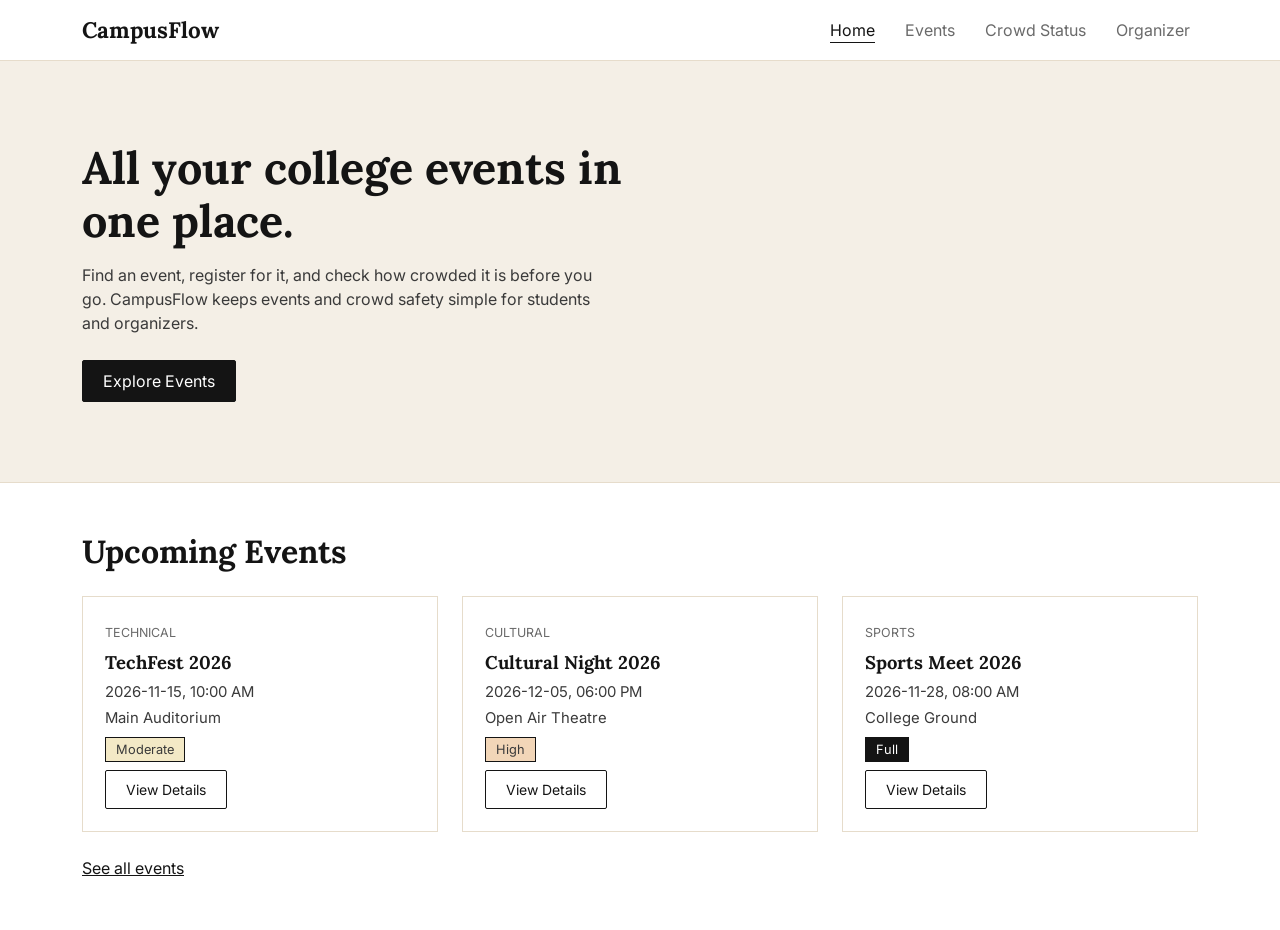
<file: index.html>
<!DOCTYPE html>
<html lang="en">
<head>
  <meta charset="UTF-8">
  <meta name="viewport" content="width=device-width, initial-scale=1">
  <title>CampusFlow - College Event and Crowd Management</title>
  <link href="https://cdn.jsdelivr.net/npm/bootstrap@5.3.3/dist/css/bootstrap.min.css" rel="stylesheet">
  <link href="https://fonts.googleapis.com/css2?family=Inter:wght@400;600&family=Lora:wght@700&display=swap" rel="stylesheet">
  <link href="css/style.css" rel="stylesheet">
</head>
<body>

  <nav class="navbar navbar-expand-lg topbar">
    <div class="container">
      <a class="navbar-brand" href="index.html">CampusFlow</a>
      <button class="navbar-toggler" type="button" data-bs-toggle="collapse" data-bs-target="#menu">
        <span class="navbar-toggler-icon"></span>
      </button>
      <div class="collapse navbar-collapse" id="menu">
        <ul class="navbar-nav ms-auto">
          <li class="nav-item"><a class="nav-link active" href="index.html">Home</a></li>
          <li class="nav-item"><a class="nav-link" href="events.html">Events</a></li>
          <li class="nav-item"><a class="nav-link" href="crowd.html">Crowd Status</a></li>
          <li class="nav-item"><a class="nav-link" href="admin.html">Organizer</a></li>
        </ul>
      </div>
    </div>
  </nav>

  <header class="hero">
    <div class="container">
      <h1>All your college events in one place.</h1>
      <p>Find an event, register for it, and check how crowded it is before you go. CampusFlow keeps events and crowd safety simple for students and organizers.</p>
      <a href="events.html" class="btn btn-dark-cf">Explore Events</a>
    </div>
  </header>

  <main>
    <section class="section">
      <div class="container">
        <h2 class="mb-4">Upcoming Events</h2>
        <div class="row" id="homeEvents"></div>
        <a href="events.html">See all events</a>
      </div>
    </section>


  </main>



  <script src="https://cdn.jsdelivr.net/npm/bootstrap@5.3.3/dist/js/bootstrap.bundle.min.js"></script>
  <script src="js/events.js"></script>
  <script src="js/script.js"></script>
</body>
</html>
</file>
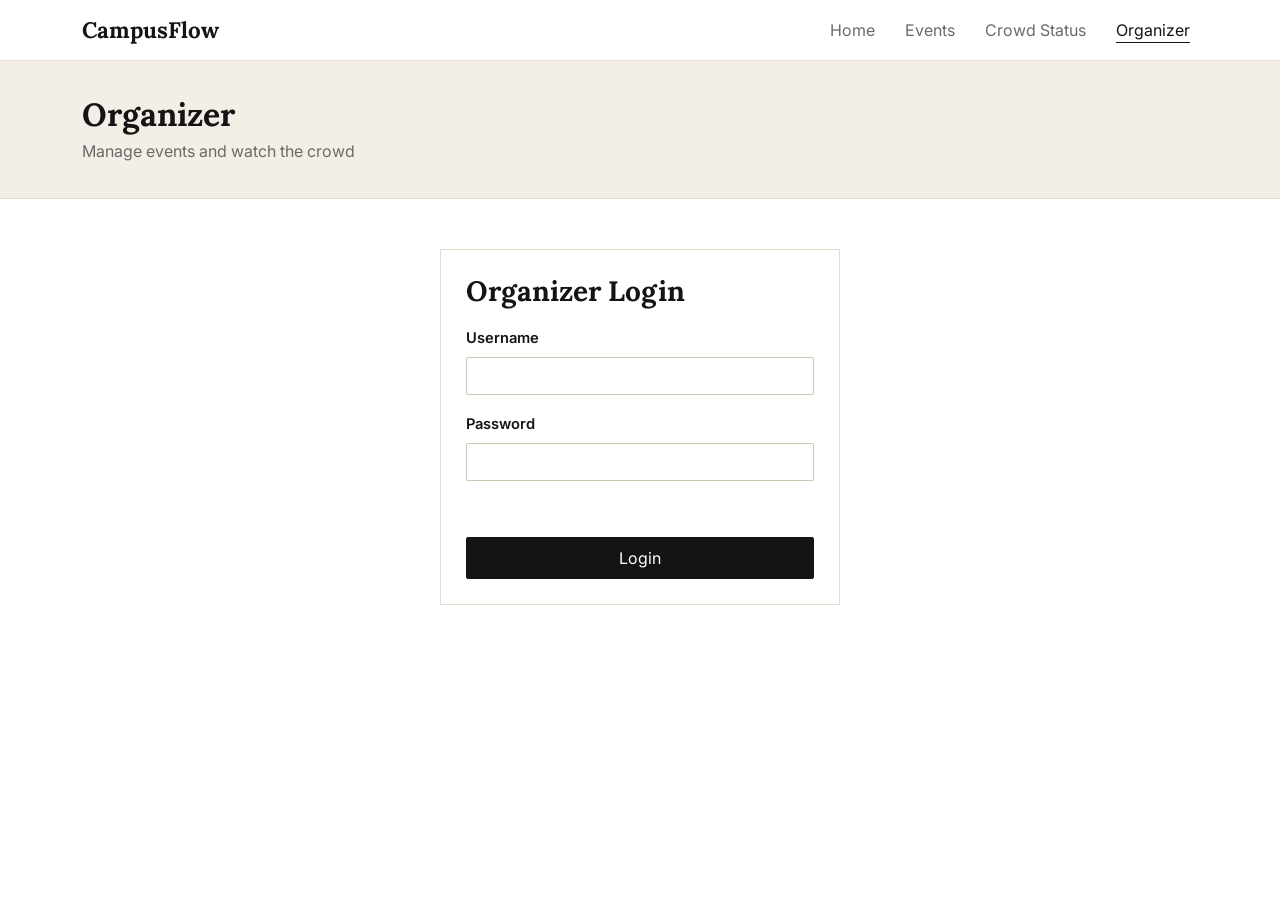
<file: admin.html>
<!DOCTYPE html>
<html lang="en">
<head>
  <meta charset="UTF-8">
  <meta name="viewport" content="width=device-width, initial-scale=1">
  <title>Organizer - CampusFlow</title>
  <link href="https://cdn.jsdelivr.net/npm/bootstrap@5.3.3/dist/css/bootstrap.min.css" rel="stylesheet">
  <link href="https://fonts.googleapis.com/css2?family=Inter:wght@400;600&family=Lora:wght@700&display=swap" rel="stylesheet">
  <link href="css/style.css" rel="stylesheet">
</head>
<body>

  <nav class="navbar navbar-expand-lg topbar">
    <div class="container">
      <a class="navbar-brand" href="index.html">CampusFlow</a>
      <button class="navbar-toggler" type="button" data-bs-toggle="collapse" data-bs-target="#menu">
        <span class="navbar-toggler-icon"></span>
      </button>
      <div class="collapse navbar-collapse" id="menu">
        <ul class="navbar-nav ms-auto">
          <li class="nav-item"><a class="nav-link" href="index.html">Home</a></li>
          <li class="nav-item"><a class="nav-link" href="events.html">Events</a></li>
          <li class="nav-item"><a class="nav-link" href="crowd.html">Crowd Status</a></li>
          <li class="nav-item"><a class="nav-link active" href="admin.html">Organizer</a></li>
        </ul>
      </div>
    </div>
  </nav>

  <header class="page-head">
    <div class="container">
      <h1>Organizer</h1>
      <p>Manage events and watch the crowd</p>
    </div>
  </header>

  <main class="section">
    <div class="container">

      <!-- login: the form is checked by php/login.php (needs PHP and MySQL running) -->
      <div id="loginArea" class="login-wrap">
        <div class="form-card">
          <h3 class="mb-3">Organizer Login</h3>
          <form action="php/login.php" method="POST">
            <div class="mb-3">
              <label class="form-label" for="username">Username</label>
              <input type="text" class="form-control" id="username" name="username" required>
            </div>
            <div class="mb-3">
              <label class="form-label" for="password">Password</label>
              <input type="password" class="form-control" id="password" name="password" required>
            </div>
            <p class="msg" id="loginMessage"></p>
            <button type="submit" class="btn btn-dark-cf w-100">Login</button>
          </form>
        </div>
      </div>

      <!-- dashboard: shown only after login -->
      <div id="dashboard" style="display: none;">

        <div class="d-flex justify-content-between align-items-center mb-4">
          <h3 class="mb-0">Dashboard</h3>
          <a href="php/logout.php" class="btn btn-line-cf btn-sm">Logout</a>
        </div>

        <div class="row g-3 mb-4">
          <div class="col-6 col-md-3"><div class="count-box"><div class="num" id="totalEvents">0</div>Total events</div></div>
          <div class="col-6 col-md-3"><div class="count-box"><div class="num" id="totalRegistrations">0</div>Total registrations</div></div>
          <div class="col-6 col-md-3"><div class="count-box"><div class="num" id="highCrowd">0</div>High crowd</div></div>
          <div class="col-6 col-md-3"><div class="count-box"><div class="num" id="fullEvents">0</div>Full events</div></div>
        </div>

        <!-- changes made here are not saved in the database yet -->
        <div class="form-card mb-4">
          <h5>Add Event</h5>
          <form id="addEventForm" class="row g-2">
            <div class="col-md-3"><input type="text" class="form-control" id="newName" placeholder="Event name" required></div>
            <div class="col-md-2">
              <select class="form-select" id="newCategory">
                <option>Technical</option>
                <option>Cultural</option>
                <option>Sports</option>
                <option>Workshop</option>
              </select>
            </div>
            <div class="col-md-3"><input type="date" class="form-control" id="newDate" required></div>
            <div class="col-md-2"><input type="number" class="form-control" id="newCapacity" placeholder="Capacity" min="1" required></div>
            <div class="col-md-2"><button type="submit" class="btn btn-dark-cf w-100">Add</button></div>
          </form>
        </div>

        <div class="table-responsive">
          <table class="table table-bordered admin-table">
            <thead>
              <tr><th>Event</th><th>Date</th><th>Capacity</th><th>Registered</th><th>Status</th><th>Actions</th></tr>
            </thead>
            <tbody id="adminRows"></tbody>
          </table>
        </div>

      </div>
    </div>
  </main>



  <script src="https://cdn.jsdelivr.net/npm/bootstrap@5.3.3/dist/js/bootstrap.bundle.min.js"></script>
  <script src="js/events.js"></script>
  <script src="js/script.js"></script>
</body>
</html>
</file>
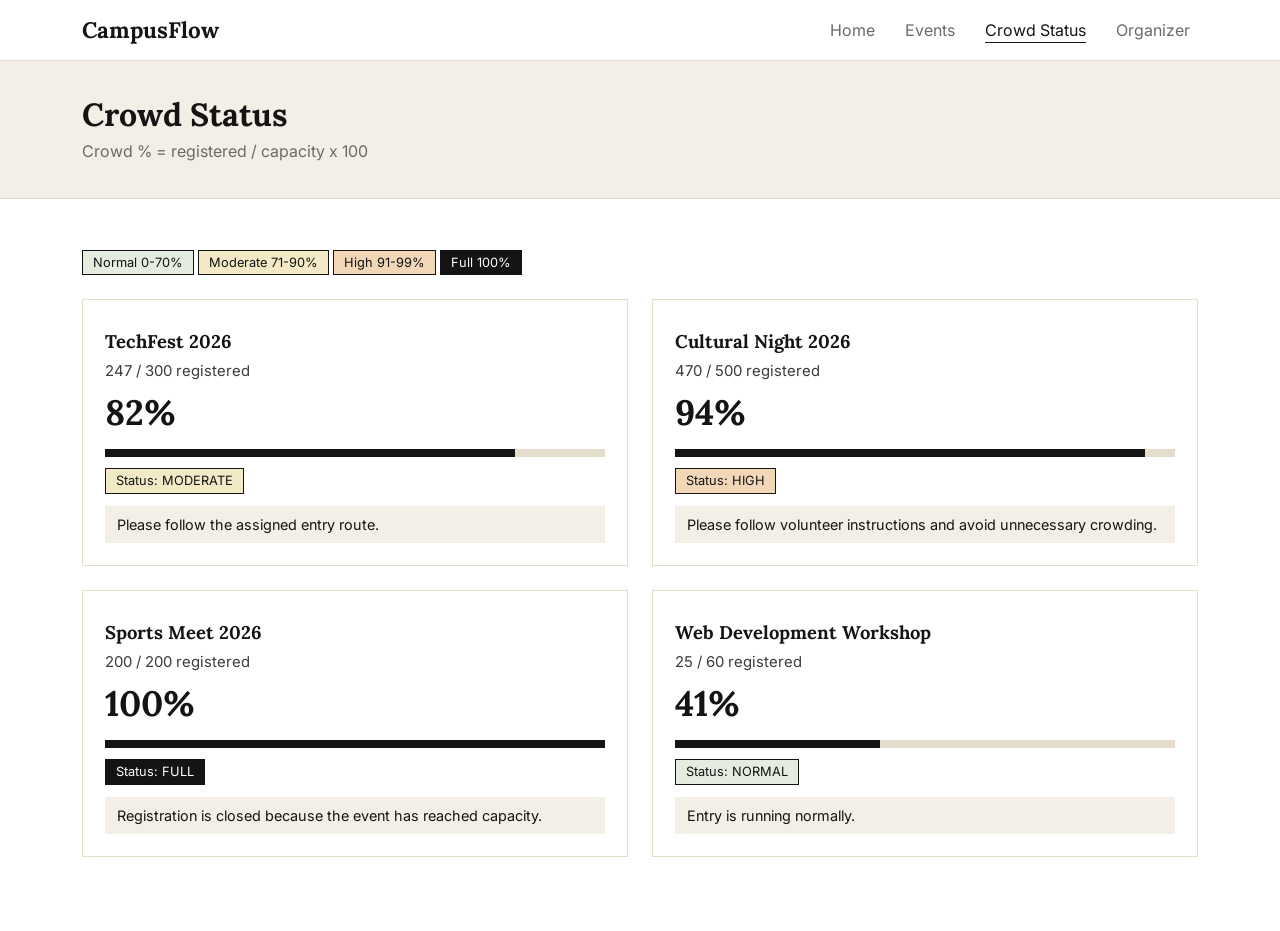
<file: crowd.html>
<!DOCTYPE html>
<html lang="en">
<head>
  <meta charset="UTF-8">
  <meta name="viewport" content="width=device-width, initial-scale=1">
  <title>Crowd Status - CampusFlow</title>
  <link href="https://cdn.jsdelivr.net/npm/bootstrap@5.3.3/dist/css/bootstrap.min.css" rel="stylesheet">
  <link href="https://fonts.googleapis.com/css2?family=Inter:wght@400;600&family=Lora:wght@700&display=swap" rel="stylesheet">
  <link href="css/style.css" rel="stylesheet">
</head>
<body>

  <nav class="navbar navbar-expand-lg topbar">
    <div class="container">
      <a class="navbar-brand" href="index.html">CampusFlow</a>
      <button class="navbar-toggler" type="button" data-bs-toggle="collapse" data-bs-target="#menu">
        <span class="navbar-toggler-icon"></span>
      </button>
      <div class="collapse navbar-collapse" id="menu">
        <ul class="navbar-nav ms-auto">
          <li class="nav-item"><a class="nav-link" href="index.html">Home</a></li>
          <li class="nav-item"><a class="nav-link" href="events.html">Events</a></li>
          <li class="nav-item"><a class="nav-link active" href="crowd.html">Crowd Status</a></li>
          <li class="nav-item"><a class="nav-link" href="admin.html">Organizer</a></li>
        </ul>
      </div>
    </div>
  </nav>

  <header class="page-head">
    <div class="container">
      <h1>Crowd Status</h1>
      <p>Crowd % = registered / capacity x 100</p>
    </div>
  </header>

  <main class="section">
    <div class="container">

      <p class="mb-4">
        <span class="status status-normal">Normal 0-70%</span>
        <span class="status status-moderate">Moderate 71-90%</span>
        <span class="status status-high">High 91-99%</span>
        <span class="status status-full">Full 100%</span>
      </p>

      <!-- cards are added by script.js -->
      <div class="row" id="crowdList"></div>
    </div>
  </main>



  <script src="https://cdn.jsdelivr.net/npm/bootstrap@5.3.3/dist/js/bootstrap.bundle.min.js"></script>
  <script src="js/events.js"></script>
  <script src="js/script.js"></script>
</body>
</html>
</file>
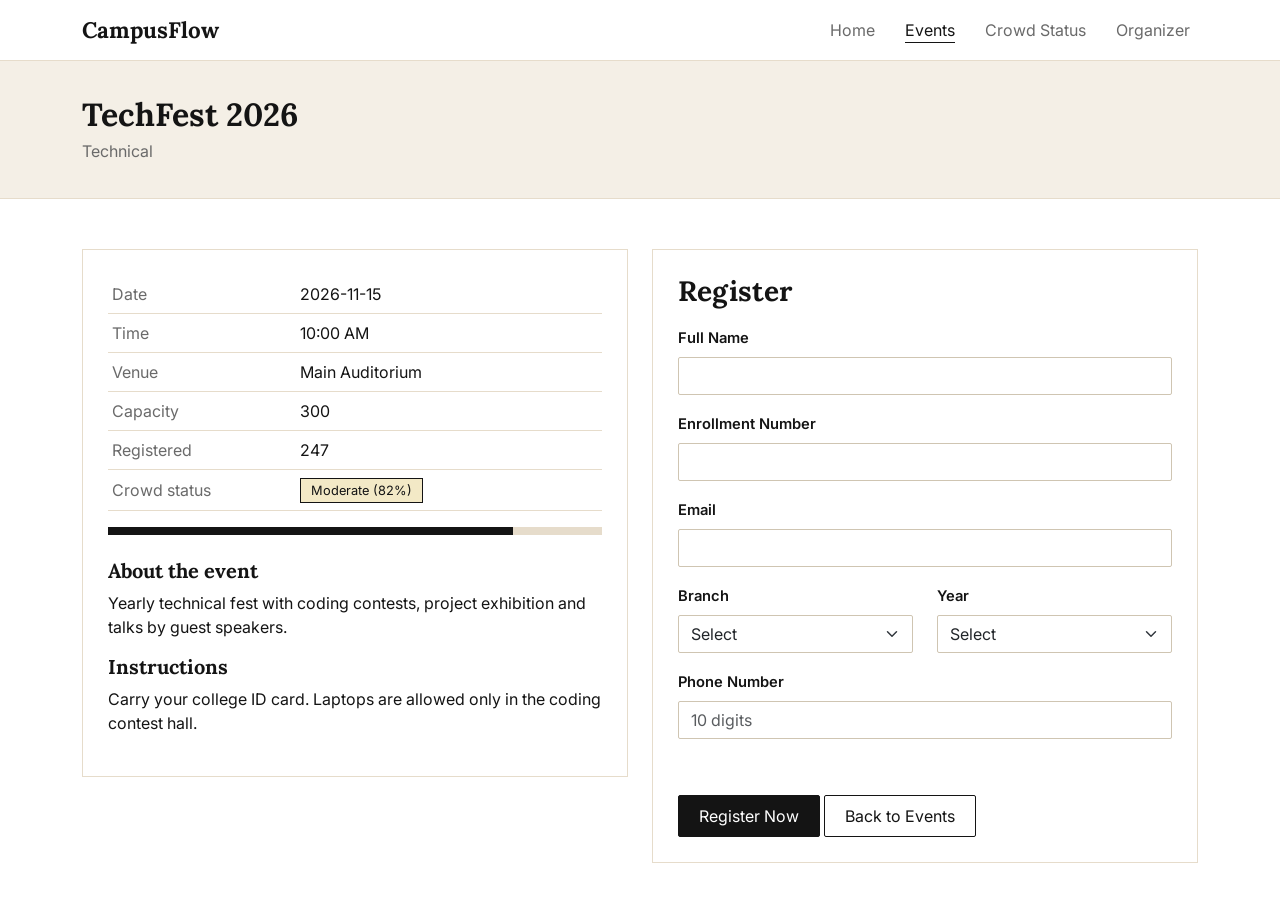
<file: event-details.html>
<!DOCTYPE html>
<html lang="en">
<head>
  <meta charset="UTF-8">
  <meta name="viewport" content="width=device-width, initial-scale=1">
  <title>Event Details - CampusFlow</title>
  <link href="https://cdn.jsdelivr.net/npm/bootstrap@5.3.3/dist/css/bootstrap.min.css" rel="stylesheet">
  <link href="https://fonts.googleapis.com/css2?family=Inter:wght@400;600&family=Lora:wght@700&display=swap" rel="stylesheet">
  <link href="css/style.css" rel="stylesheet">
</head>
<body>

  <nav class="navbar navbar-expand-lg topbar">
    <div class="container">
      <a class="navbar-brand" href="index.html">CampusFlow</a>
      <button class="navbar-toggler" type="button" data-bs-toggle="collapse" data-bs-target="#menu">
        <span class="navbar-toggler-icon"></span>
      </button>
      <div class="collapse navbar-collapse" id="menu">
        <ul class="navbar-nav ms-auto">
          <li class="nav-item"><a class="nav-link" href="index.html">Home</a></li>
          <li class="nav-item"><a class="nav-link active" href="events.html">Events</a></li>
          <li class="nav-item"><a class="nav-link" href="crowd.html">Crowd Status</a></li>
          <li class="nav-item"><a class="nav-link" href="admin.html">Organizer</a></li>
        </ul>
      </div>
    </div>
  </nav>

  <header class="page-head">
    <div class="container">
      <h1 id="eventName">Event Details</h1>
      <p id="eventCategory"></p>
    </div>
  </header>

  <main class="section">
    <div class="container">
      <div class="row g-4">

        <!-- event information is filled in by script.js using the id in the url -->
        <div class="col-lg-6">
          <div class="form-card" id="eventDetails">Loading...</div>
        </div>

        <div class="col-lg-6">
          <div class="form-card">
            <h3 class="mb-3">Register</h3>

            <!-- later: action="php/register.php" method="POST" -->
            <form id="registerForm" action="php/register.php" method="POST">
              <input type="hidden" id="eventId" name="event_id">
              <div class="mb-3">
                <label class="form-label" for="fullName">Full Name</label>
                <input type="text" class="form-control" id="fullName" name="name" required>
              </div>
              <div class="mb-3">
                <label class="form-label" for="enrollment">Enrollment Number</label>
                <input type="text" class="form-control" id="enrollment" name="enrollment_no" required>
              </div>
              <div class="mb-3">
                <label class="form-label" for="email">Email</label>
                <input type="email" class="form-control" id="email" name="email" required>
              </div>
              <div class="row">
                <div class="col-md-6 mb-3">
                  <label class="form-label" for="branch">Branch</label>
                  <select class="form-select" id="branch" name="branch" required>
                    <option value="">Select</option>
                    <option>Computer Science</option>
                    <option>Information Technology</option>
                    <option>Electronics</option>
                    <option>Mechanical</option>
                    <option>Civil</option>
                  </select>
                </div>
                <div class="col-md-6 mb-3">
                  <label class="form-label" for="year">Year</label>
                  <select class="form-select" id="year" name="year" required>
                    <option value="">Select</option>
                    <option value="1">1st Year</option>
                    <option value="2">2nd Year</option>
                    <option value="3">3rd Year</option>
                    <option value="4">4th Year</option>
                  </select>
                </div>
              </div>
              <div class="mb-3">
                <label class="form-label" for="phone">Phone Number</label>
                <input type="tel" class="form-control" id="phone" name="phone" placeholder="10 digits" required>
              </div>

              <p class="msg" id="formMessage"></p>

              <button type="submit" class="btn btn-dark-cf" id="registerBtn">Register Now</button>
              <a href="events.html" class="btn btn-line-cf">Back to Events</a>
            </form>
          </div>
        </div>

      </div>
    </div>
  </main>



  <script src="https://cdn.jsdelivr.net/npm/bootstrap@5.3.3/dist/js/bootstrap.bundle.min.js"></script>
  <script src="js/events.js"></script>
  <script src="js/script.js"></script>
</body>
</html>
</file>
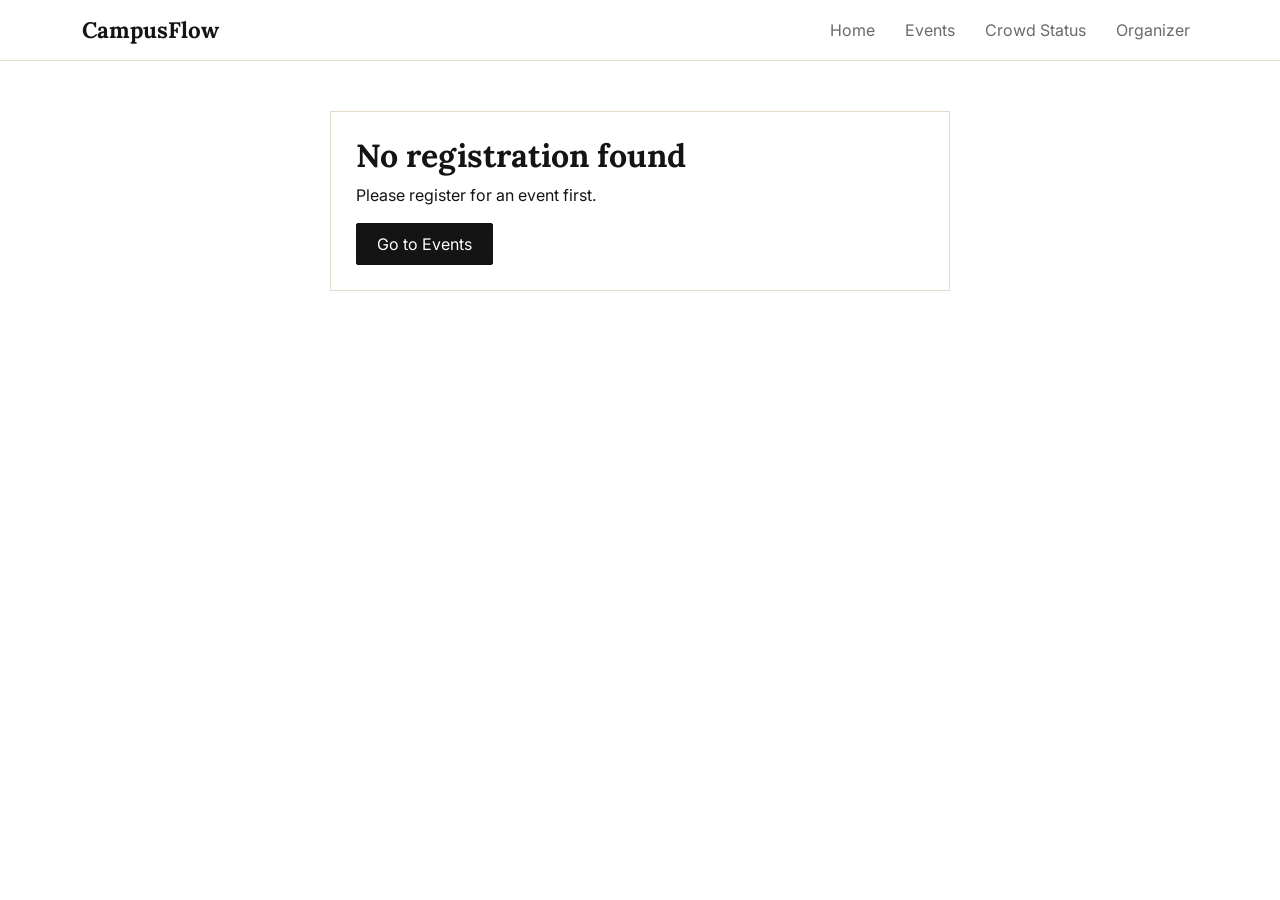
<file: registration-success.html>
<!DOCTYPE html>
<html lang="en">
<head>
  <meta charset="UTF-8">
  <meta name="viewport" content="width=device-width, initial-scale=1">
  <title>Registration Successful - CampusFlow</title>
  <link href="https://cdn.jsdelivr.net/npm/bootstrap@5.3.3/dist/css/bootstrap.min.css" rel="stylesheet">
  <link href="https://fonts.googleapis.com/css2?family=Inter:wght@400;600&family=Lora:wght@700&display=swap" rel="stylesheet">
  <link href="css/style.css" rel="stylesheet">
</head>
<body>

  <nav class="navbar navbar-expand-lg topbar">
    <div class="container">
      <a class="navbar-brand" href="index.html">CampusFlow</a>
      <button class="navbar-toggler" type="button" data-bs-toggle="collapse" data-bs-target="#menu">
        <span class="navbar-toggler-icon"></span>
      </button>
      <div class="collapse navbar-collapse" id="menu">
        <ul class="navbar-nav ms-auto">
          <li class="nav-item"><a class="nav-link" href="index.html">Home</a></li>
          <li class="nav-item"><a class="nav-link" href="events.html">Events</a></li>
          <li class="nav-item"><a class="nav-link" href="crowd.html">Crowd Status</a></li>
          <li class="nav-item"><a class="nav-link" href="admin.html">Organizer</a></li>
        </ul>
      </div>
    </div>
  </nav>

  <main class="section">
    <div class="container">
      <div class="form-card mx-auto" style="max-width: 620px;" id="successBox">
        <h2 class="mb-4">Registration Successful</h2>

        <!-- filled in by script.js from the saved registration -->
        <table class="info-table w-100 mb-4">
          <tbody id="successTable"></tbody>
        </table>

        <h4>Important Instructions</h4>
        <ul>
          <li>Carry your college ID</li>
          <li>Report 15 minutes before the event</li>
          <li>Follow volunteer instructions</li>
          <li>Follow the assigned entry and exit gates</li>
        </ul>

        <a href="events.html" class="btn btn-dark-cf">More Events</a>
        <a href="index.html" class="btn btn-line-cf">Home</a>
      </div>
    </div>
  </main>



  <script src="https://cdn.jsdelivr.net/npm/bootstrap@5.3.3/dist/js/bootstrap.bundle.min.js"></script>
  <script src="js/events.js"></script>
  <script src="js/script.js"></script>
</body>
</html>
</file>
<file: css/style.css>
/* CampusFlow - style.css
   colours: white, beige, black
   fonts: Lora (headings), Inter (text) */

:root {
  --black: #141414;
  --white: #ffffff;
  --beige: #f4efe6;
  --beige-dark: #e6dccb;
  --grey: #6a6a6a;
}

/* ---------- basic ---------- */
body {
  font-family: 'Inter', sans-serif;
  background: var(--white);
  color: var(--black);
}

h1, h2, h3, h4, h5, .navbar-brand {
  font-family: 'Lora', serif;
  font-weight: 700;
  color: var(--black);
}

a { color: var(--black); }
a:hover { color: var(--grey); }

.section { padding: 50px 0; }
.beige { background: var(--beige); }

/* ---------- buttons ---------- */
.btn-dark-cf {
  background: var(--black);
  color: var(--white);
  border: 1px solid var(--black);
  border-radius: 2px;
  padding: 8px 20px;
  transition: background 0.2s, color 0.2s;
}
.btn-dark-cf:hover {
  background: var(--white);
  color: var(--black);
}

.btn-line-cf {
  background: transparent;
  color: var(--black);
  border: 1px solid var(--black);
  border-radius: 2px;
  padding: 8px 20px;
  transition: background 0.2s, color 0.2s;
}
.btn-line-cf:hover {
  background: var(--black);
  color: var(--white);
}

/* ---------- navbar ---------- */
.topbar {
  background: var(--white);
  border-bottom: 1px solid var(--beige-dark);
}
.topbar .navbar-brand { font-size: 1.4rem; }
.topbar .nav-link {
  color: var(--grey);
  margin-left: 14px;
}
.topbar .nav-link:hover,
.topbar .nav-link.active {
  color: var(--black);
  text-decoration: underline;
  text-underline-offset: 6px;
}

/* ---------- home hero ---------- */
.hero {
  background: var(--beige);
  padding: 80px 0;
  border-bottom: 1px solid var(--beige-dark);
}
.hero h1 { font-size: 2.8rem; max-width: 600px; }
.hero p { max-width: 520px; margin: 15px 0 25px; color: #3a3a3a; }

/* heading on inner pages */
.page-head {
  background: var(--beige);
  padding: 35px 0;
  border-bottom: 1px solid var(--beige-dark);
}
.page-head h1 { margin: 0; font-size: 2rem; }
.page-head p { margin: 5px 0 0; color: var(--grey); }

/* ---------- cards ---------- */
.card-box {
  background: var(--white);
  border: 1px solid var(--beige-dark);
  padding: 22px;
  height: 100%;
  transition: border-color 0.2s, transform 0.2s;
}
.card-box:hover {
  border-color: var(--black);
  transform: translateY(-3px);
}
.card-box h4 { font-size: 1.15rem; margin: 8px 0; }
.card-box p { margin-bottom: 4px; font-size: 0.93rem; color: #3a3a3a; }

.tag {
  font-size: 0.78rem;
  color: var(--grey);
  text-transform: uppercase;
}

/* crowd status label */
.status {
  display: inline-block;
  font-size: 0.8rem;
  padding: 2px 10px;
  border: 1px solid var(--black);
}
.status-normal   { background: #e3ecdf; }
.status-moderate { background: #f3e9c6; }
.status-high     { background: #f2d6b8; }
.status-full     { background: var(--black); color: var(--white); }

/* progress bar */
.bar {
  height: 8px;
  background: var(--beige-dark);
  margin: 10px 0;
}
.bar-fill {
  height: 100%;
  width: 0;
  background: var(--black);
  transition: width 0.7s;
}

/* ---------- forms ---------- */
.form-card {
  background: var(--white);
  border: 1px solid var(--beige-dark);
  padding: 25px;
}
.form-label { font-weight: 600; font-size: 0.92rem; }
.form-control, .form-select { border-radius: 2px; border-color: #cfc5b2; }
.form-control:focus, .form-select:focus {
  border-color: var(--black);
  box-shadow: none;
}
.msg { color: #a02020; min-height: 24px; font-size: 0.9rem; }

/* key/value tables */
.info-table td {
  padding: 7px 4px;
  border-bottom: 1px solid var(--beige-dark);
}
.info-table td:first-child { color: var(--grey); width: 38%; }

/* ---------- crowd page ---------- */
.big-number {
  font-family: 'Lora', serif;
  font-size: 2.2rem;
  font-weight: 700;
}
.tip {
  background: var(--beige);
  padding: 8px 12px;
  margin-top: 12px;
  font-size: 0.9rem;
}

/* ---------- admin ---------- */
.count-box {
  background: var(--beige);
  padding: 18px;
  text-align: center;
}
.count-box .num {
  font-family: 'Lora', serif;
  font-size: 2rem;
  font-weight: 700;
}
.admin-table th { background: var(--black); color: var(--white); font-weight: 500; }
.admin-table td { vertical-align: middle; }
.login-wrap { max-width: 400px; margin: 0 auto; }

/* ---------- footer ---------- */
.footer {
  background: var(--beige);
  border-top: 1px solid var(--beige-dark);
  padding: 22px 0;
  text-align: center;
  font-size: 0.9rem;
  color: var(--grey);
}

/* ---------- mobile ---------- */
@media (max-width: 768px) {
  .hero { padding: 50px 0; }
  .hero h1 { font-size: 2rem; }
  .section { padding: 35px 0; }
}
</file>
